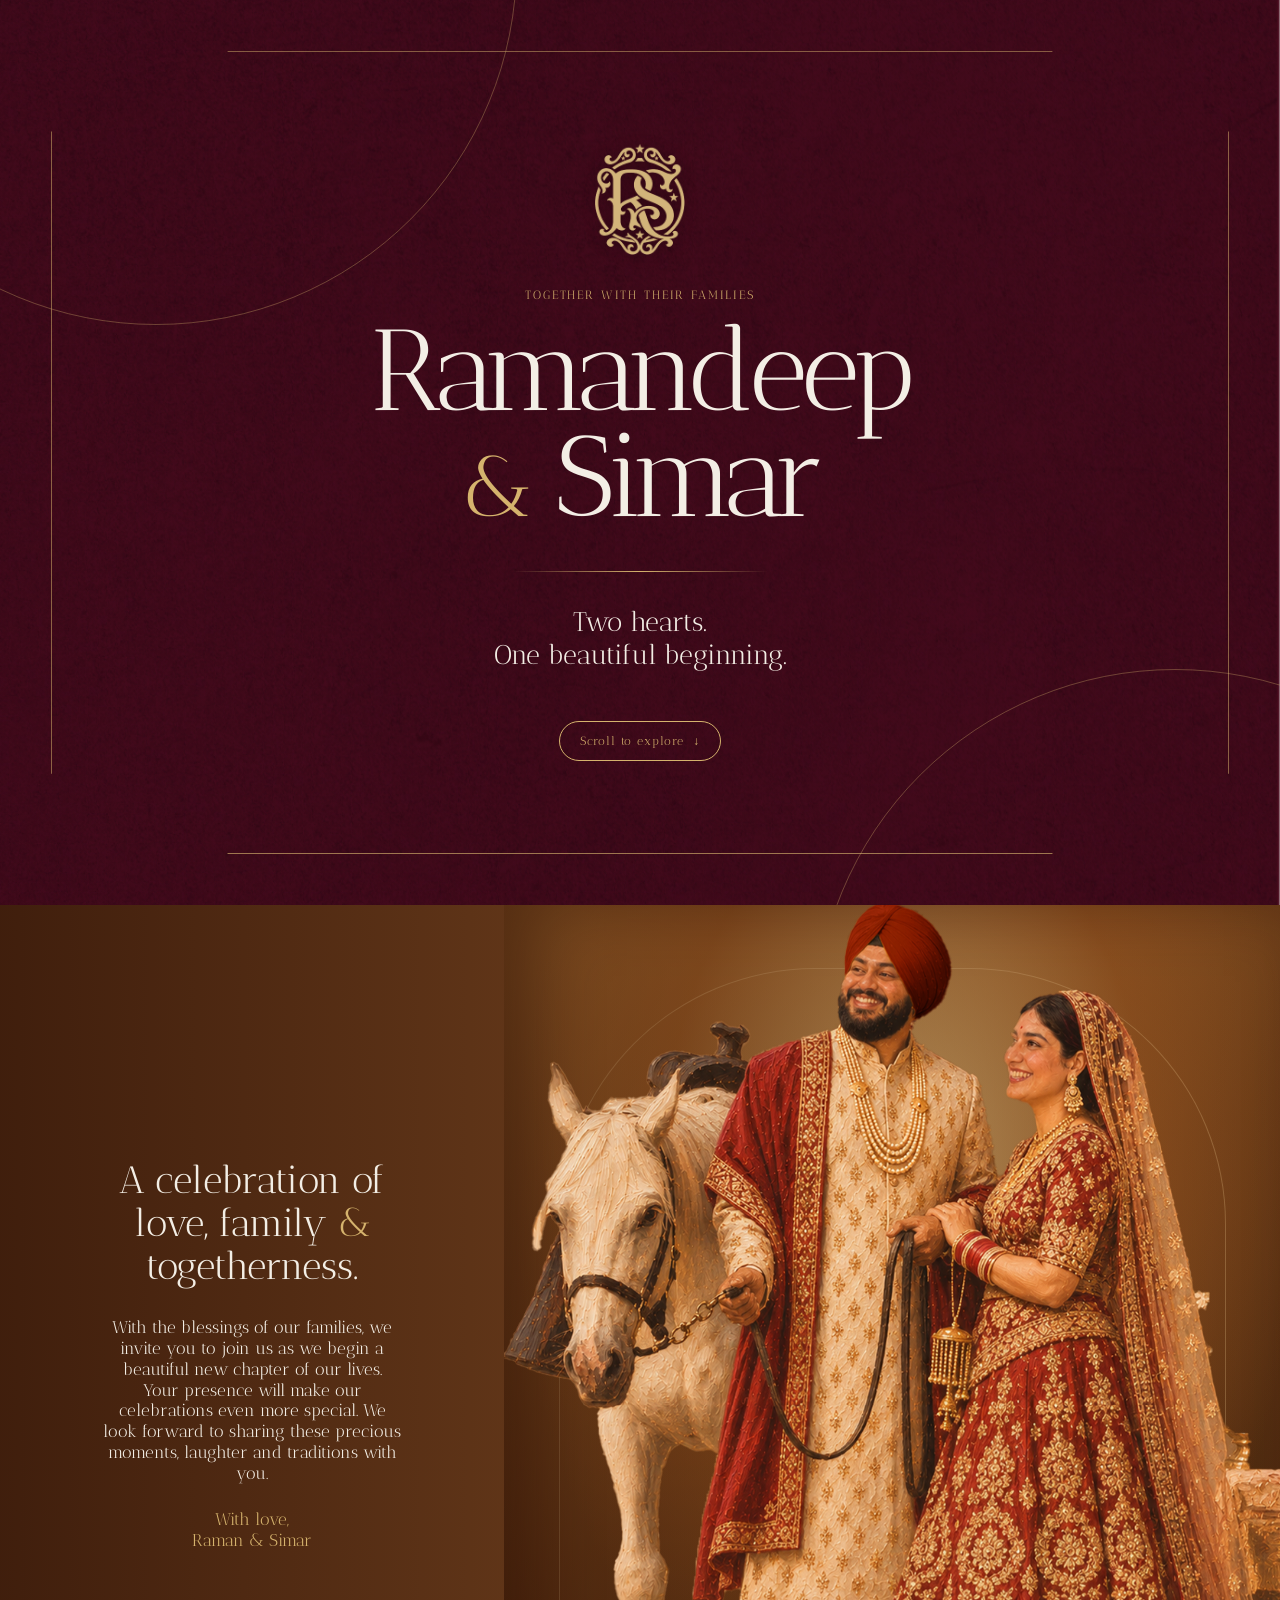
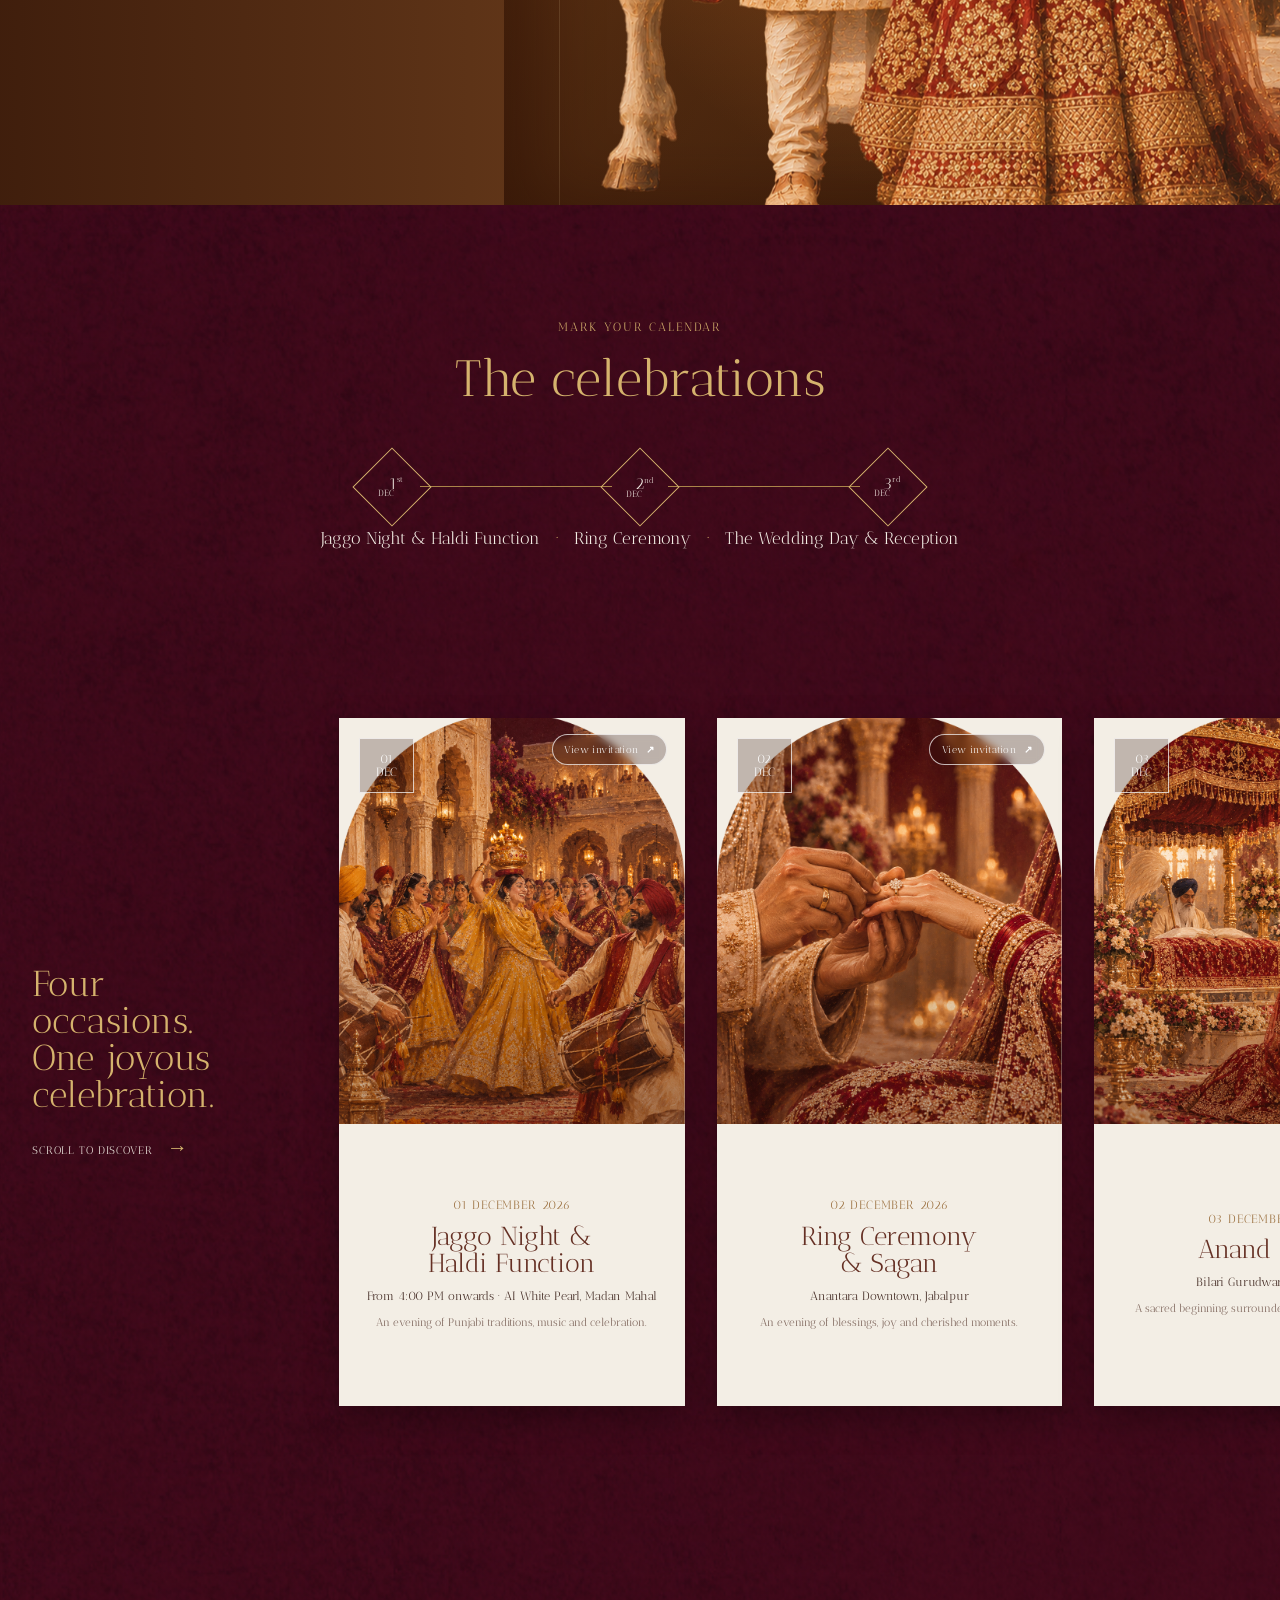
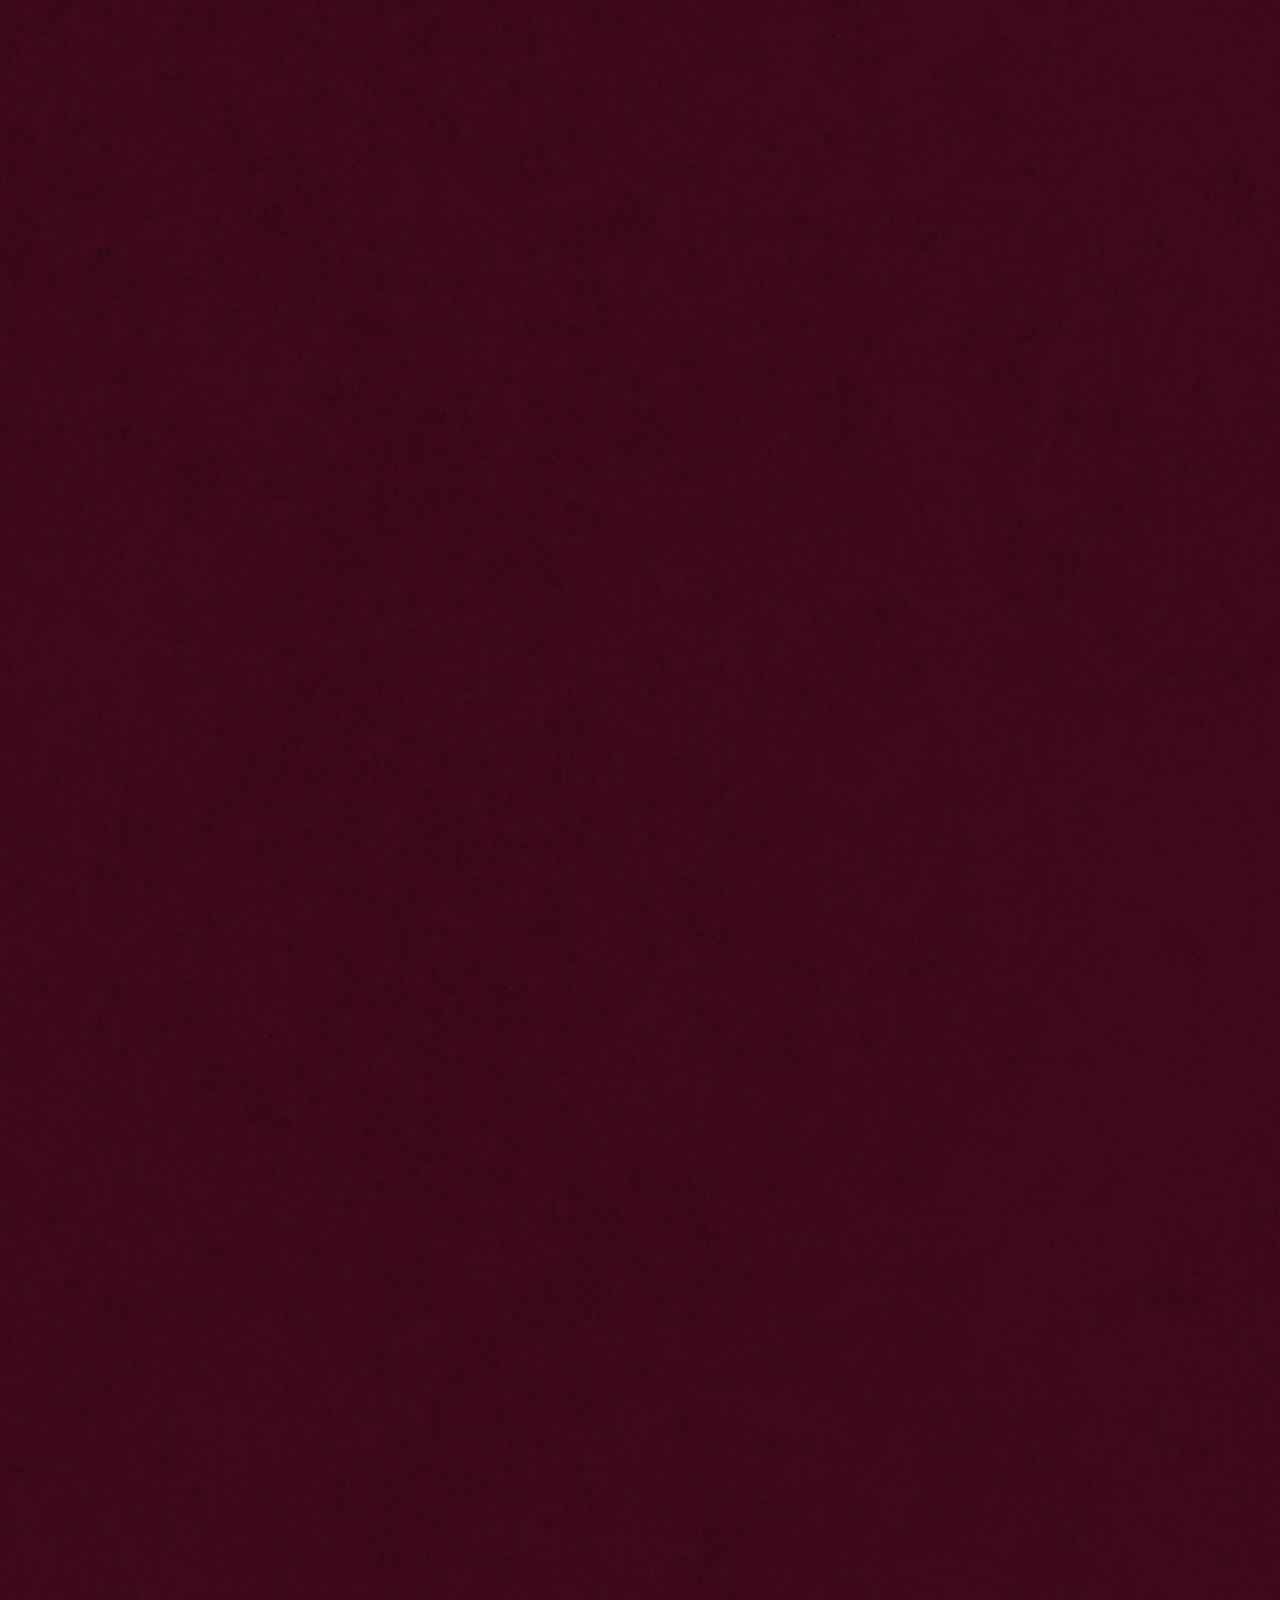
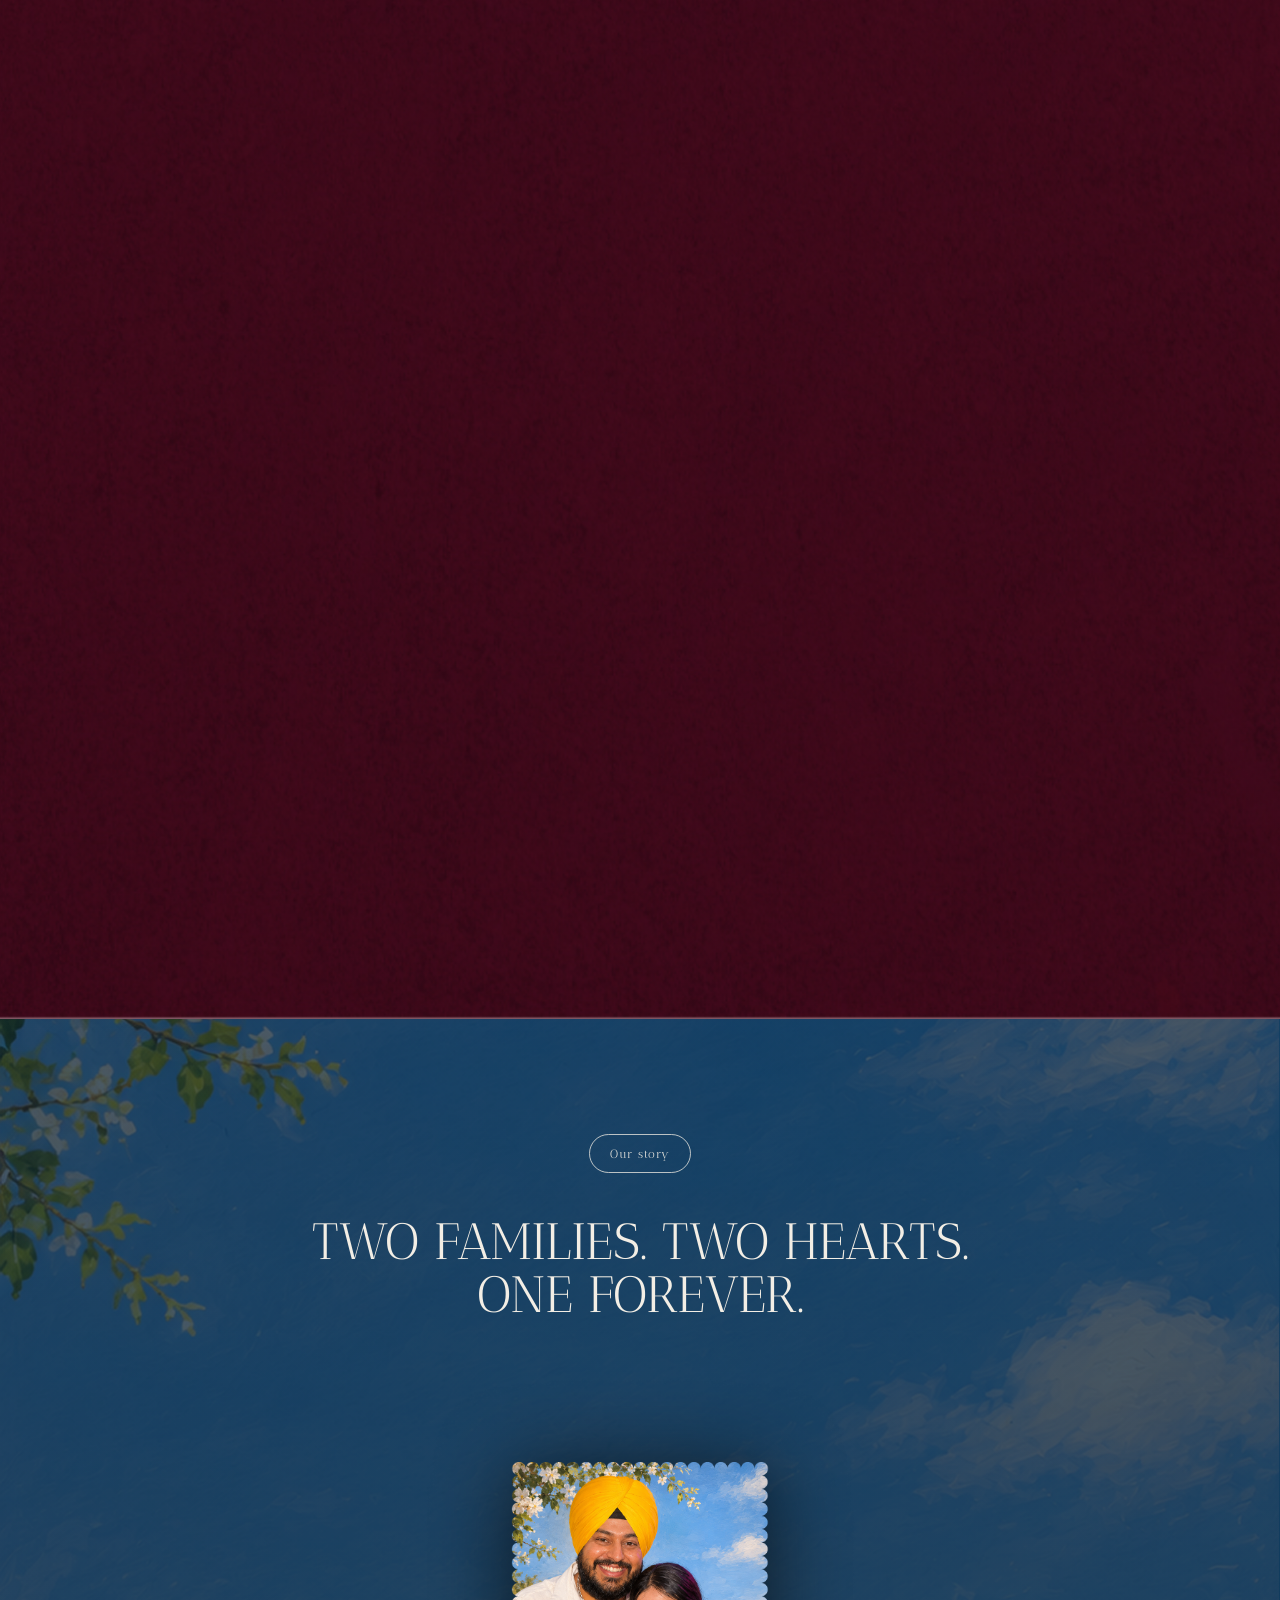
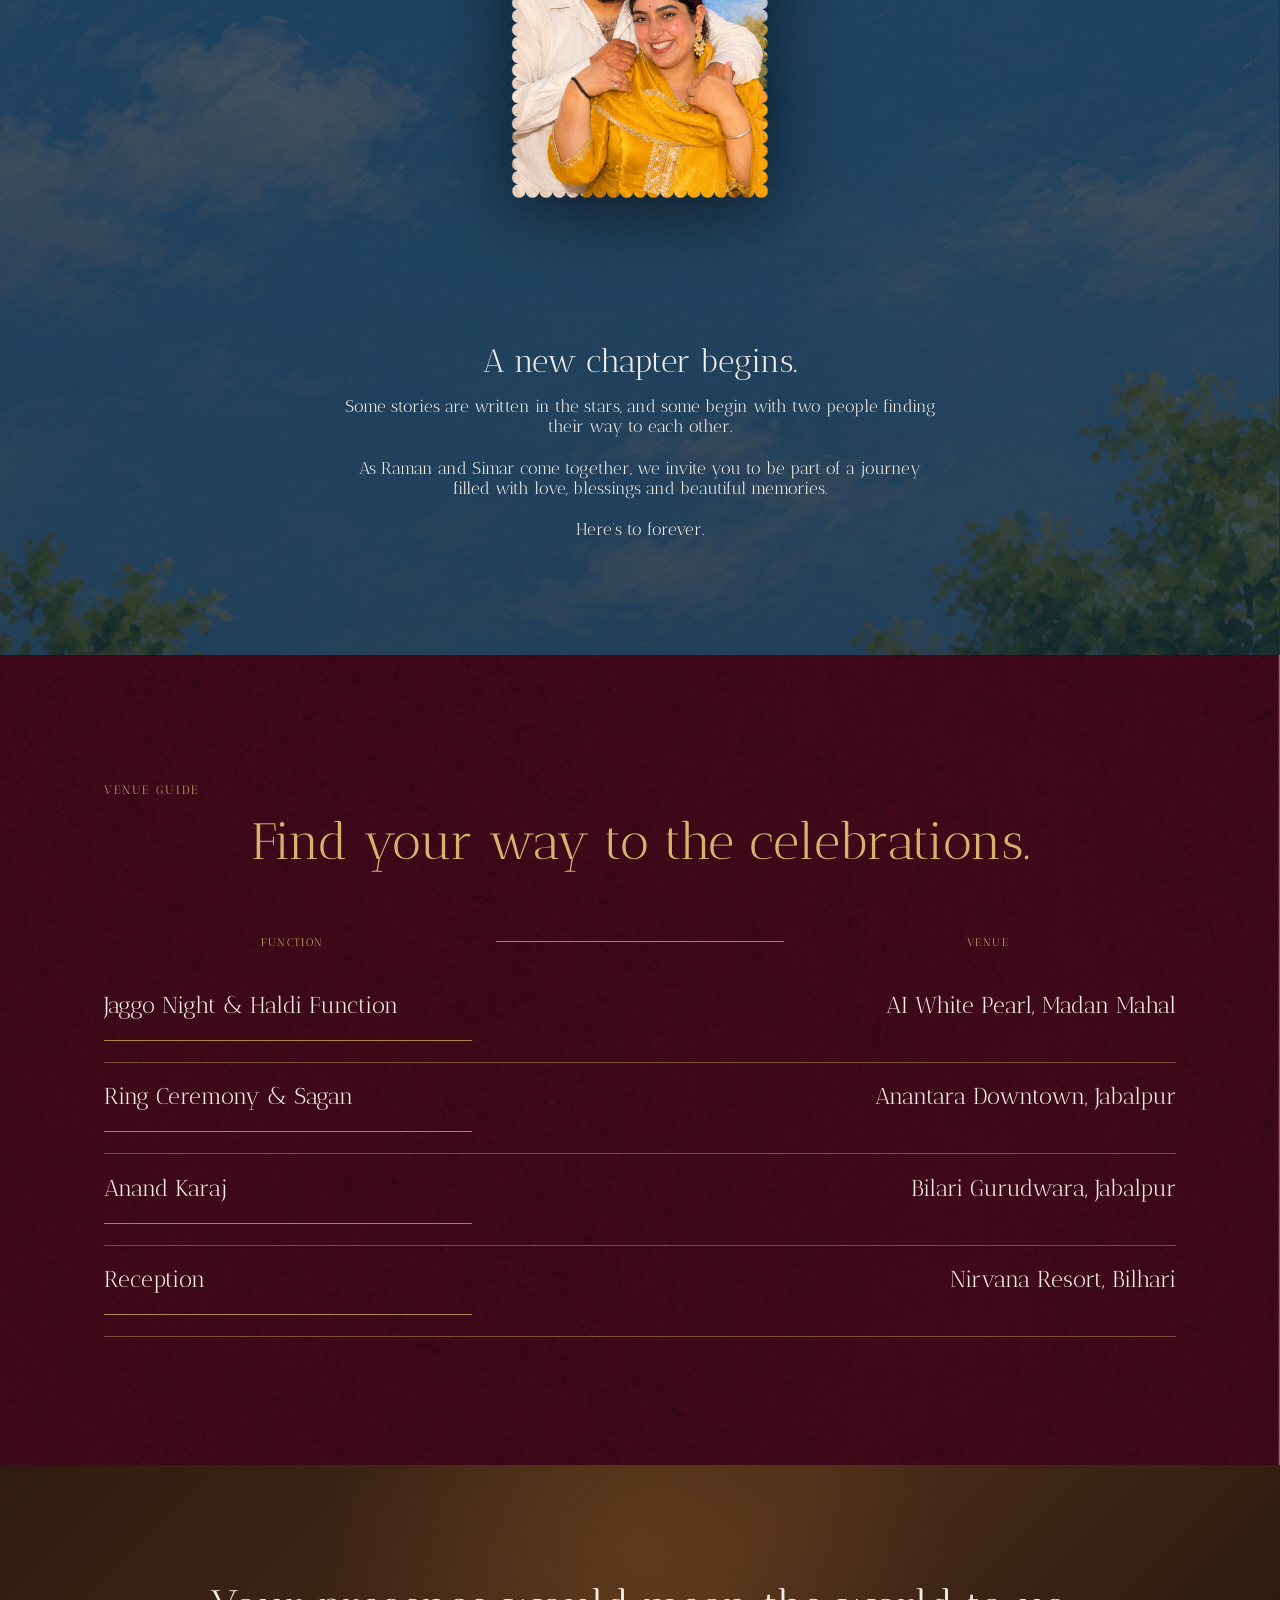
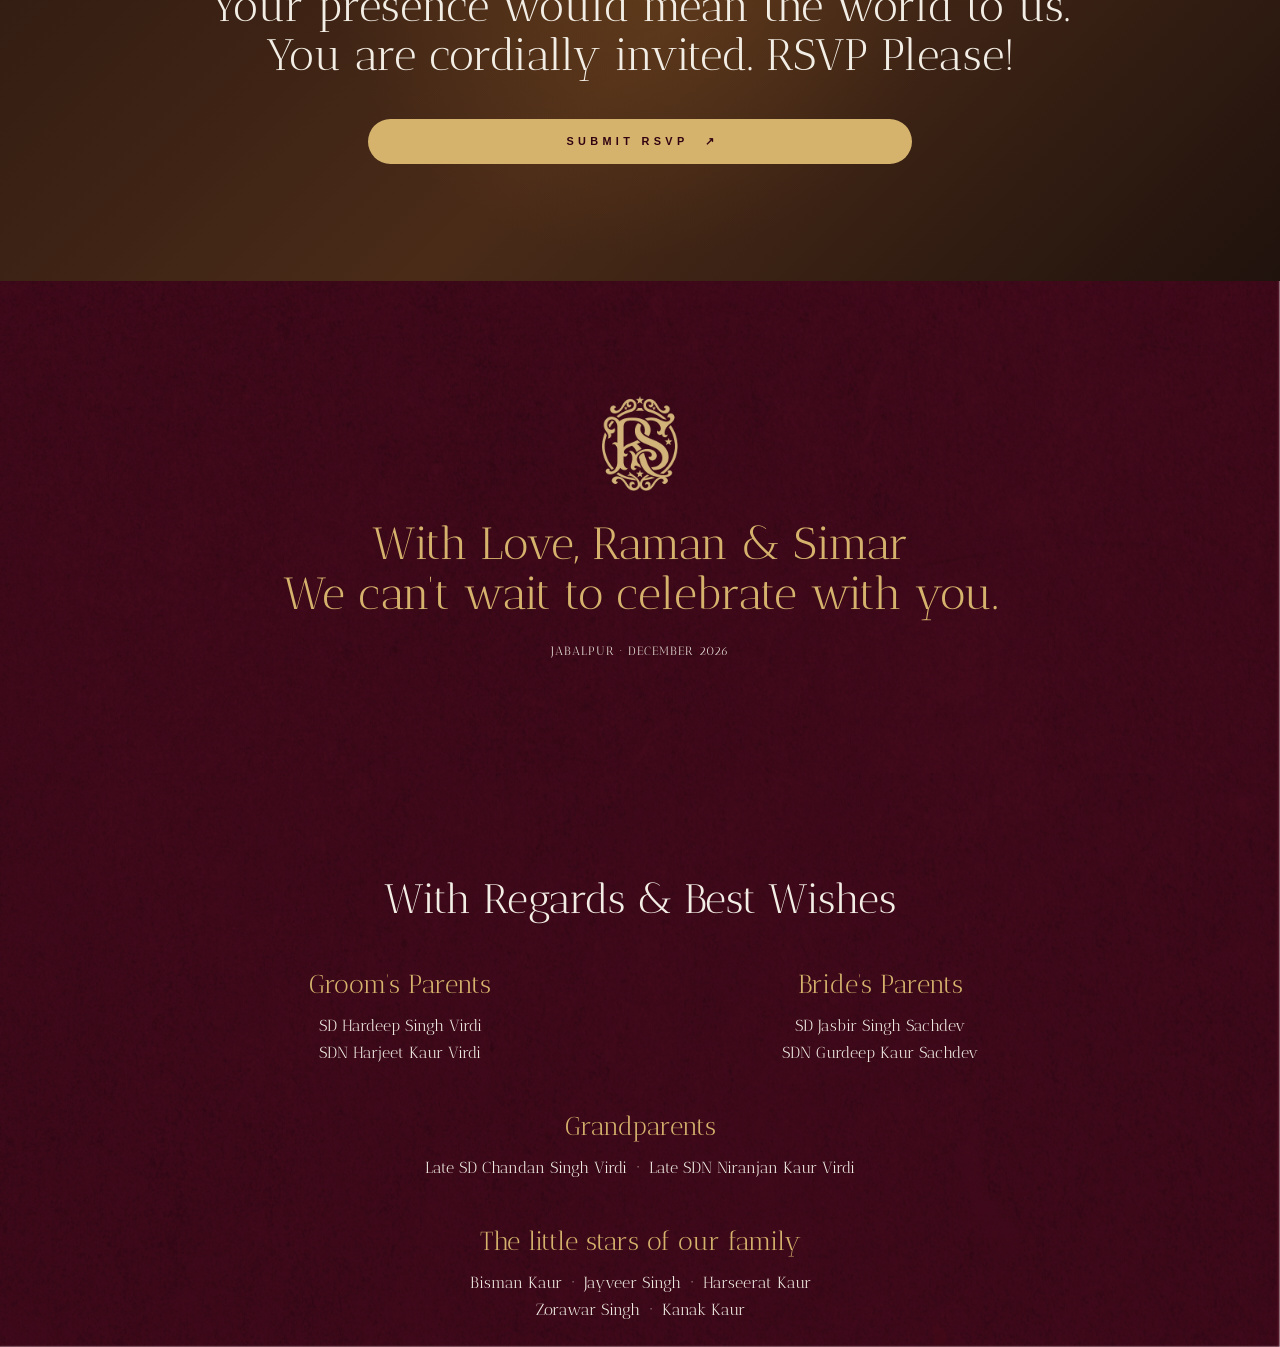
<file: index.html>
<!doctype html>
<html lang="en">
  <head>
    <meta charset="UTF-8" />
    <meta name="viewport" content="width=device-width, initial-scale=1.0" />
    <meta name="theme-color" content="#4c061c" />
    <meta name="description" content="The wedding celebrations of Ramandeep and Simar." />
    <title>Ramandeep &amp; Simar — December 2026</title>
    <link rel="stylesheet" href="styles.css" />
  </head>
  <body>
    <div class="page-loader" id="page-loader" aria-label="Loading invitation">
      <img src="rs-logo.png" alt="Ramandeep and Simar monogram" />
    </div>

    <main id="page-content" aria-hidden="true">
      <section class="hero section-shell" id="home">
        <div class="hero-frame" aria-hidden="true"></div>
        <div class="hero-content reveal is-visible">
          <img class="hero-mark" src="rs-logo.png" alt="" />
          <p class="eyebrow">Together with their families</p>
          <h1>Ramandeep<br /><span>&amp;</span> Simar</h1>
          <div class="rule"></div>
          <p class="hero-line">Two hearts.<br />One beautiful beginning.</p>
          <a class="scroll-cue" href="#welcome">Scroll to explore <span aria-hidden="true">↓</span></a>
        </div>
      </section>

      <section class="welcome parallax-section" id="welcome">
        <div class="welcome-copy reveal">
          <h2>A celebration of love, family <span>&amp;</span> togetherness.</h2>
          <p>
            With the blessings of our families, we invite you to join us as we
            begin a beautiful new chapter of our lives. Your presence will make
            our celebrations even more special. We look forward to sharing
            these precious moments, laughter and traditions with you.
          </p>
          <p class="signature">With love,<br />Raman &amp; Simar</p>
        </div>
        <div class="couple-window" aria-hidden="true">
          <img class="couple-parallax" src="bg_base_parallex.png" alt="" />
        </div>
      </section>

      <section class="celebrations section-shell" id="celebrations">
        <div class="celebrations-heading reveal">
          <p class="eyebrow">Mark your calendar</p>
          <h2>The celebrations</h2>
          <div class="event-rail" aria-hidden="true">
            <span><b>1<sup>st</sup></b><small>Dec</small></span>
            <i></i>
            <span><b>2<sup>nd</sup></b><small>Dec</small></span>
            <i></i>
            <span><b>3<sup>rd</sup></b><small>Dec</small></span>
          </div>
          <p class="event-rail-labels">Jaggo Night &amp; Haldi Function <em>·</em> Ring Ceremony <em>·</em> The Wedding Day &amp; Reception</p>
        </div>

        <div class="horizontal-scroll" id="horizontal-scroll">
          <div class="horizontal-sticky">
            <div class="cards-intro">
              <p>Four occasions.<br />One joyous celebration.</p>
              <span>Scroll to discover <b>→</b></span>
            </div>
            <div class="card-track" id="card-track">
              <a class="event-card" href="https://share.google/9q3fKpBlNQ7MOE7Qo" target="_blank" rel="noopener noreferrer">
                <div class="card-visual"><img src="function_1.png" alt="Jaggo Night and Haldi Function" /><span>01<br />Dec</span></div>
                <div class="event-copy"><p class="card-date">01 December 2026</p><h3>Jaggo Night &amp;<br />Haldi Function</h3><p>From 4:00 PM onwards · AI White Pearl, Madan Mahal</p><small>An evening of Punjabi traditions, music and celebration.</small></div>
                <span class="card-link">View invitation <b>↗</b></span>
              </a>
              <a class="event-card" href="https://share.google/mKDa5grw8xsFR871y" target="_blank" rel="noopener noreferrer">
                <div class="card-visual"><img src="function_2.png" alt="Ring Ceremony" /><span>02<br />Dec</span></div>
                <div class="event-copy"><p class="card-date">02 December 2026</p><h3>Ring Ceremony<br />&amp; Sagan</h3><p>Anantara Downtown, Jabalpur</p><small>An evening of blessings, joy and cherished moments.</small></div>
                <span class="card-link">View invitation <b>↗</b></span>
              </a>
              <a class="event-card" href="https://share.google/UpDWHdBKzhrwWNYpW" target="_blank" rel="noopener noreferrer">
                <div class="card-visual"><img src="function_3.png" alt="Anand Karaj" /><span>03<br />Dec</span></div>
                <div class="event-copy"><p class="card-date">03 December 2026</p><h3>Anand Karaj</h3><p>Bilari Gurudwara, Jabalpur</p><small>A sacred beginning, surrounded by love and blessings.</small></div>
                <span class="card-link">View invitation <b>↗</b></span>
              </a>
              <a class="event-card" href="https://share.google/lhevMjoCLMwQvIK3h" target="_blank" rel="noopener noreferrer">
                <div class="card-visual"><img src="function_4.png" alt="Wedding Reception" /><span>03<br />Dec</span></div>
                <div class="event-copy"><p class="card-date">03 December 2026</p><h3>Wedding Day<br />&amp; Reception</h3><p>Nirvana Resort, Bilhari</p><small>Join us for an evening of warmth, laughter and love.</small></div>
                <span class="card-link">View invitation <b>↗</b></span>
              </a>
            </div>
          </div>
        </div>
      </section>

      <section class="story" id="our-story">
        <img class="story-background" src="couple_bg.png" alt="" />
        <div class="story-content reveal">
          <a class="section-pill" href="#our-story">Our story</a>
          <h2>Two families. Two hearts.<br />One forever.</h2>
          <img class="story-couple" src="couple_content_photo.png" alt="Ramandeep and Simar" />
          <h3>A new chapter begins.</h3>
          <p>
            Some stories are written in the stars, and some begin with two
            people finding their way to each other.<br /><br />As Raman and
            Simar come together, we invite you to be part of a journey filled
            with love, blessings and beautiful memories.<br /><br />Here’s to forever.
          </p>
        </div>
      </section>

      <section class="details section-shell" id="details">
        <div class="details-inner reveal">
          <p class="eyebrow">Venue guide</p>
          <h2>Find your way to the celebrations.</h2>
          <div class="details-head" aria-hidden="true"><span>Function</span><i></i><span>Venue</span></div>
          <dl class="venue-list">
            <div><dt>Jaggo Night &amp; Haldi Function</dt><dd>AI White Pearl, Madan Mahal</dd></div>
            <div><dt>Ring Ceremony &amp; Sagan</dt><dd>Anantara Downtown, Jabalpur</dd></div>
            <div><dt>Anand Karaj</dt><dd>Bilari Gurudwara, Jabalpur</dd></div>
            <div><dt>Reception</dt><dd>Nirvana Resort, Bilhari</dd></div>
          </dl>
        </div>
      </section>

      <section class="rsvp reveal" id="rsvp">
        <div class="rsvp-inner">
          <p>Your presence would mean the world to us.<br />You are cordially invited. RSVP Please!</p>
          <a class="rsvp-button" href="https://wa.link/q4ygij" target="_blank" rel="noopener noreferrer">Submit RSVP <span>↗</span></a>
        </div>
      </section>

      <section class="closing section-shell">
        <div class="closing-inner reveal">
          <img src="rs-logo.png" alt="" class="closing-mark" />
          <h2>With Love, Raman &amp; Simar<br />We can’t wait to celebrate with you.</h2>
          <p>Jabalpur · December 2026</p>
        </div>
      </section>

      <footer class="family section-shell">
        <div class="family-inner reveal">
          <h2>With Regards &amp; Best Wishes</h2>
          <div class="parents">
            <div><h3>Groom’s Parents</h3><p>SD Hardeep Singh Virdi<br />SDN Harjeet Kaur Virdi</p></div>
            <div><h3>Bride’s Parents</h3><p>SD Jasbir Singh Sachdev<br />SDN Gurdeep Kaur Sachdev</p></div>
          </div>
          <div class="grandparents"><h3>Grandparents</h3><p>Late SD Chandan Singh Virdi &nbsp;·&nbsp; Late SDN Niranjan Kaur Virdi</p></div>
          <div class="stars"><h3>The little stars of our family</h3><p>Bisman Kaur &nbsp;·&nbsp; Jayveer Singh &nbsp;·&nbsp; Harseerat Kaur<br />Zorawar Singh &nbsp;·&nbsp; Kanak Kaur</p></div>
        </div>
      </footer>
    </main>

    <script src="script.js"></script>
  </body>
</html>
</file>
<file: styles.css>
@font-face {
  font-family: "Antic Didone";
  src: url("Font/AnticDidone-Regular.ttf") format("truetype");
  font-display: swap;
}

:root {
  --wine: #4a061b;
  --wine-deep: #310311;
  --wine-soft: #650a27;
  --gold: #d5b36d;
  --gold-muted: #aa8549;
  --cream: #f3eee5;
  --ink: #361d16;
  --blue: #174c76;
  --display: "Antic Didone", "Iowan Old Style", Baskerville, Georgia, serif;
}

* { box-sizing: border-box; }
html { scroll-behavior: smooth; background: var(--wine-deep); }
body { margin: 0; color: var(--cream); background: var(--wine); font-family: var(--display); overflow-x: hidden; }
body.is-loading { overflow: hidden; }
img { display: block; max-width: 100%; }
a { color: inherit; text-decoration: none; }
button, a { -webkit-tap-highlight-color: transparent; }

.section-shell { background-image: linear-gradient(rgba(58, 2, 20, .22), rgba(58, 2, 20, .22)), url("base_bg.jpg"); background-size: cover; background-position: center; }
.eyebrow { margin: 0 0 1rem; color: var(--gold); letter-spacing: .16em; text-transform: uppercase; font-size: .72rem; }
.rule { width: min(16rem, 56vw); height: 1px; margin: 2.1rem auto; background: linear-gradient(90deg, transparent, var(--gold), transparent); }

/* Intro */
.page-loader { position: fixed; z-index: 20; inset: 0; display: grid; place-items: center; background: var(--wine-deep) url("base_bg.jpg") center/cover; animation: curtain 3s ease-in-out forwards; }
.page-loader::after { content: ""; position: absolute; inset: 1.6rem; border: 1px solid rgba(213,179,109,.35); pointer-events: none; }
.page-loader img { position: relative; z-index: 1; width: clamp(5.5rem, 12vw, 8.5rem); animation: markPulse 3s ease-in-out both; }
@keyframes curtain { 0%, 86% { opacity: 1; visibility: visible; } 100% { opacity: 0; visibility: hidden; } }
@keyframes markPulse { 0% { opacity: 0; transform: scale(.82); } 22%, 69% { opacity: 1; transform: scale(1); } 100% { opacity: 0; transform: scale(1.07); } }

/* Hero */
.hero { position: relative; min-height: 100svh; display: grid; place-items: center; padding: 7rem 2rem; overflow: hidden; }
.hero::before, .hero::after { content: ""; position: absolute; width: min(60vw, 45rem); height: min(60vw, 45rem); border: 1px solid rgba(213,179,109,.34); border-radius: 50%; pointer-events: none; }
.hero::before { top: -31vw; left: -16vw; }
.hero::after { right: -20vw; bottom: -38vw; }
.hero-frame { position: absolute; inset: clamp(1rem, 4vw, 4rem); border: 1px solid rgba(213,179,109,.65); clip-path: polygon(0 10%, 11% 10%, 15% 0, 85% 0, 89% 10%, 100% 10%, 100% 90%, 89% 90%, 85% 100%, 15% 100%, 11% 90%, 0 90%); }
.hero-content { position: relative; z-index: 1; width: min(100%, 47rem); padding: 2rem 1rem; text-align: center; }
.hero-mark { width: clamp(4rem, 7vw, 5.6rem); margin: 0 auto 2.1rem; filter: drop-shadow(0 .1rem .4rem rgba(0,0,0,.3)); }
.hero h1 { margin: 0; font-size: clamp(3.8rem, 9vw, 8.5rem); font-weight: 400; line-height: .92; letter-spacing: -.055em; }
.hero h1 span { display: inline-block; margin: .15em 0; color: var(--gold); font-size: .7em; }
.hero-line { margin: 0; font-size: clamp(1.1rem, 2.1vw, 1.75rem); line-height: 1.25; }
.scroll-cue, .section-pill { display: inline-flex; align-items: center; gap: .6rem; margin-top: 3rem; padding: .72rem 1.25rem; border: 1px solid var(--gold); border-radius: 99px; color: var(--gold); letter-spacing: .07em; font-size: .74rem; transition: background .3s, color .3s, transform .3s; }
.scroll-cue:hover, .section-pill:hover { color: var(--wine); background: var(--gold); transform: translateY(-2px); }

/* The couple / parallax image */
.welcome { position: relative; display: grid; grid-template-columns: minmax(20rem, .78fr) minmax(25rem, 1.2fr); min-height: 100vh; overflow: hidden; background: #8d5528; }
.welcome::before { content: ""; position: absolute; z-index: 1; inset: 0; background: linear-gradient(90deg, rgba(31,7,1,.7) 0%, rgba(31,7,1,.36) 47%, rgba(31,7,1,.1) 100%); pointer-events: none; }
.welcome-copy { position: relative; z-index: 2; align-self: center; padding: clamp(4rem, 10vw, 9rem) clamp(1.5rem, 8vw, 8rem); text-align: center; }
.welcome h2, .celebrations h2, .details h2, .closing h2, .family h2 { margin: 0; font-weight: 400; line-height: 1.12; }
.welcome h2 { font-size: clamp(1.8rem, 3vw, 3.3rem); }
.welcome h2 span { color: var(--gold); }
.welcome p { margin: 1.8rem auto 0; max-width: 31rem; font-size: clamp(.95rem, 1.3vw, 1.2rem); line-height: 1.25; }
.welcome .signature { margin-top: 1.6rem; color: var(--gold); }
.couple-window { position: relative; min-height: 100vh; overflow: hidden; background: radial-gradient(ellipse at 52% 30%, rgba(238, 199, 128, .86) 0%, rgba(174, 99, 38, .54) 43%, transparent 69%), linear-gradient(145deg, #b27332 0%, #704019 50%, #3e200b 100%); }
.couple-window::before { content: ""; position: absolute; inset: 7% 7% 0; border: 1px solid rgba(255, 218, 156, .4); border-bottom: 0; border-radius: 16rem 16rem 0 0; opacity: .7; }
.couple-window::after { content: ""; position: absolute; inset: 0; box-shadow: inset 2rem 0 4rem rgba(40,9,0,.4); pointer-events: none; }
.couple-parallax { position: absolute; z-index: 1; top: -3%; left: -5%; width: 110%; height: 110%; max-width: none; object-fit: contain; object-position: center bottom; will-change: transform; transform: translate3d(0, 0, 0) scale(1.03); }

/* Celebrations */
.celebrations { padding-top: clamp(5rem, 9vw, 9rem); overflow: clip; }
.celebrations-heading { width: min(92%, 74rem); margin: 0 auto; text-align: center; }
.celebrations h2 { color: var(--gold); font-size: clamp(2.2rem, 4vw, 4.2rem); }
.event-rail { display: flex; align-items: center; justify-content: center; margin: 3.2rem auto .8rem; max-width: 47rem; }
.event-rail span { position: relative; display: grid; width: 3.5rem; height: 3.5rem; place-content: center; border: 1px solid var(--gold); color: var(--cream); transform: rotate(45deg); }
.event-rail b, .event-rail small { display: block; transform: rotate(-45deg); line-height: .95; }
.event-rail b { font-size: 1rem; font-weight: 400; }
.event-rail sup { font-size: .5em; }
.event-rail small { margin-top: .15rem; font-size: .55rem; text-transform: uppercase; }
.event-rail i { width: min(17vw, 12rem); height: 1px; background: var(--gold-muted); }
.event-rail-labels { margin: 0 auto; color: var(--cream); font-size: clamp(.8rem, 1.3vw, 1.1rem); }
.event-rail-labels em { margin: 0 .7rem; color: var(--gold); font-style: normal; }

.horizontal-scroll { position: relative; height: 150vh; margin-top: 4rem; }
.horizontal-sticky { position: sticky; top: 0; display: flex; align-items: center; gap: clamp(1.5rem, 5vw, 6rem); height: 100vh; padding: 2rem 0 2rem max(2rem, calc((100vw - 82rem) / 2)); overflow: hidden; }
.cards-intro { flex: 0 0 clamp(14rem, 19vw, 19rem); color: var(--gold); }
.cards-intro p { margin: 0 0 1.25rem; font-size: clamp(1.7rem, 2.8vw, 3.1rem); line-height: 1.04; }
.cards-intro span { color: var(--cream); letter-spacing: .08em; text-transform: uppercase; font-size: .68rem; }
.cards-intro b { margin-left: .65rem; color: var(--gold); font-size: 1.3rem; }
.card-track { display: flex; flex: 0 0 auto; gap: clamp(1rem, 2.5vw, 2.5rem); will-change: transform; }
.event-card { position: relative; display: flex; flex: 0 0 clamp(18rem, 27vw, 25rem); flex-direction: column; overflow: hidden; min-height: clamp(29rem, 78vh, 43rem); background: var(--cream); color: var(--ink); box-shadow: 0 .8rem 2rem rgba(0,0,0,.28); transition: transform .4s ease, box-shadow .4s ease; }
.event-card:hover { transform: translateY(-.5rem); box-shadow: 0 1.3rem 3rem rgba(0,0,0,.35); }
.card-visual { position: relative; height: 59%; overflow: hidden; }
.card-visual::after { content: ""; position: absolute; inset: 0; background: linear-gradient(180deg, transparent 52%, rgba(44,12,4,.33)); pointer-events: none; }
.card-visual img { width: 100%; height: 100%; object-fit: cover; object-position: center; transition: transform .7s ease; }
.event-card:hover .card-visual img { transform: scale(1.045); }
.card-visual span { position: absolute; z-index: 1; top: 1.25rem; left: 1.25rem; display: grid; width: 3.45rem; height: 3.45rem; place-content: center; border: 1px solid rgba(255,255,255,.72); color: #fff; background: rgba(37,7,4,.24); font-size: .78rem; line-height: 1.02; text-align: center; text-transform: uppercase; }
.event-card .event-copy { display: flex; height: 41%; flex-direction: column; align-items: center; justify-content: center; padding: 1.2rem 1.35rem 1.35rem; text-align: center; }
.event-copy .card-date { margin: 0 0 .65rem; color: #966936; font-size: .72rem; letter-spacing: .07em; text-transform: uppercase; }
.event-copy h3 { margin: 0; color: #653024; font-size: clamp(1.35rem, 2vw, 1.75rem); font-weight: 400; line-height: 1.08; }
.event-copy > p:not(.card-date) { margin: .65rem 0 0; font-size: .78rem; line-height: 1.25; }
.event-copy small { display: block; margin-top: .8rem; color: #745a50; font-size: .67rem; line-height: 1.18; }
.card-link { position: absolute; right: 1.1rem; top: 1rem; padding: .5rem .72rem; border: 1px solid rgba(255,255,255,.7); color: #fff; background: rgba(34,5,5,.26); backdrop-filter: blur(.25rem); border-radius: 99px; font-size: .65rem; letter-spacing: .04em; }
.card-link b { margin-left: .25rem; }

/* Story section */
.story { position: relative; display: grid; min-height: 100vh; place-items: center; overflow: hidden; isolation: isolate; background: var(--blue); }
.story::after { content: ""; position: absolute; z-index: -1; inset: 0; background: linear-gradient(180deg, rgba(3,26,46,.08), rgba(3,26,46,.3)); }
.story-background { position: absolute; z-index: -2; inset: 0; width: 100%; height: 100%; object-fit: cover; }
.story-content { width: min(92%, 50rem); padding: clamp(5rem, 9vw, 8rem) 1rem; text-align: center; }
.story .section-pill { margin: 0 0 2.6rem; color: var(--cream); border-color: rgba(243,238,229,.75); }
.story .section-pill:hover { color: var(--blue); background: var(--cream); }
.story h2 { margin: 0 0 3rem; font-size: clamp(2rem, 4vw, 4rem); font-weight: 400; line-height: 1.04; text-transform: uppercase; }
.story-couple { width: min(78vw, 28rem); margin: 0 auto 2.8rem; filter: drop-shadow(0 1rem 1.4rem rgba(0,0,0,.2)); }
.story h3 { margin: 0; font-weight: 400; font-size: clamp(1.6rem, 2.5vw, 2.5rem); }
.story p { max-width: 37rem; margin: 1rem auto 0; font-size: clamp(.9rem, 1.3vw, 1.15rem); line-height: 1.24; }

/* Details, RSVP and closing */
.details { padding: clamp(5rem, 10vw, 10rem) 1.25rem; }
.details-inner { width: min(100%, 67rem); margin: 0 auto; }
.details h2 { color: var(--gold); font-size: clamp(2rem, 4vw, 3.6rem); text-align: center; }
.details-head { display: grid; grid-template-columns: 1fr auto 1fr; align-items: center; gap: 1rem; margin: 4rem 0 1.4rem; color: var(--gold); font-size: .7rem; letter-spacing: .12em; text-align: center; text-transform: uppercase; }
.details-head i { width: min(30vw, 18rem); height: 1px; background: var(--gold-muted); }
.venue-list { margin: 0; }
.venue-list div { display: grid; grid-template-columns: 1fr minmax(3rem, .8fr) 1fr; gap: 1.3rem; align-items: center; padding: 1.3rem 0; border-bottom: 1px solid rgba(213,179,109,.4); }
.venue-list div::after { content: ""; height: 1px; background: var(--gold-muted); }
.venue-list dt, .venue-list dd { margin: 0; font-size: clamp(1rem, 1.8vw, 1.55rem); line-height: 1.18; }
.venue-list dd { grid-column: 3; text-align: right; }
.rsvp { position: relative; display: grid; min-height: 26rem; place-items: center; padding: 4rem 1.5rem; background: radial-gradient(circle at 50% 20%, rgba(141, 91, 35, .35), transparent 43%), linear-gradient(135deg, #2f1a11, #4a2b18 49%, #20120d); }
.rsvp-inner { width: min(100%, 54rem); text-align: center; }
.rsvp p { margin: 0; font-size: clamp(1.8rem, 3.4vw, 3.4rem); line-height: 1.12; }
.rsvp-button { display: flex; width: min(100%, 34rem); justify-content: center; gap: 1rem; margin: 2.5rem auto 0; padding: 1rem 1.5rem; border-radius: 99px; background: var(--gold); color: var(--wine-deep); font-family: Arial, sans-serif; font-size: .68rem; font-weight: 700; letter-spacing: .4em; text-transform: uppercase; transition: transform .3s, box-shadow .3s; }
.rsvp-button:hover { transform: translateY(-.2rem); box-shadow: 0 .6rem 1.3rem rgba(0,0,0,.3); }
.rsvp-button span { letter-spacing: 0; }
.closing { padding: clamp(5rem, 9vw, 8rem) 1.5rem; text-align: center; }
.closing-inner { width: min(100%, 55rem); margin: 0 auto; }
.closing-mark { width: clamp(4rem, 6vw, 5.5rem); margin: 0 auto 1.7rem; }
.closing h2 { color: var(--gold); font-size: clamp(2rem, 3.5vw, 3.7rem); }
.closing p { margin: 1.5rem 0 0; color: var(--cream); letter-spacing: .08em; text-transform: uppercase; font-size: .78rem; }
.family { padding: clamp(4rem, 8vw, 7rem) 1.5rem 1.5rem; text-align: center; background-position: bottom; }
.family-inner { width: min(100%, 58rem); margin: auto; }
.family h2 { font-size: clamp(1.9rem, 3.2vw, 3.2rem); }
.parents { display: grid; grid-template-columns: repeat(2, 1fr); gap: 2rem; margin: 3rem 0 2.5rem; }
.family h3 { margin: 0 0 .8rem; color: var(--gold); font-size: clamp(1.3rem, 2vw, 1.8rem); font-weight: 400; }
.family p { margin: 0; font-size: clamp(.9rem, 1.25vw, 1.1rem); line-height: 1.7; }
.grandparents, .stars { margin-top: 2.8rem; }

/* Scroll reveal */
.reveal { opacity: 0; transform: translateY(2.5rem); transition: opacity .85s cubic-bezier(.2,.65,.2,1), transform .85s cubic-bezier(.2,.65,.2,1); }
.reveal.is-visible { opacity: 1; transform: translateY(0); }

@media (max-width: 899px) {
  .hero { min-height: 100svh; padding-inline: 1.2rem; }
  .hero-frame { inset: .75rem; }
  .hero::before { top: -16rem; left: -10rem; width: 30rem; height: 30rem; }
  .hero::after { right: -10rem; bottom: -17rem; width: 27rem; height: 27rem; }
  .welcome { display: block; min-height: 0; }
  .welcome::before { background: linear-gradient(180deg, rgba(31,7,1,.68) 0%, rgba(31,7,1,.5) 30%, rgba(31,7,1,.12) 58%); }
  .welcome-copy { min-height: 31rem; padding: 5rem 1.6rem 3rem; }
  .couple-window { min-height: 39rem; height: 118vw; background: radial-gradient(ellipse at 47% 25%, rgba(255, 207, 124, .78), rgba(180, 99, 36, .46) 44%, transparent 70%), linear-gradient(165deg, #bb7835, #6b3814 58%, #381a08); }
  .couple-window::after { box-shadow: inset 0 3rem 3rem rgba(40,9,0,.25); }
  .couple-parallax { top: -1%; left: -8%; width: 116%; height: 112%; object-position: center bottom; }
  .event-rail { margin-top: 2.7rem; transform: scale(.85); }
  .event-rail-labels { max-width: 28rem; line-height: 1.6; }
  .horizontal-scroll { height: auto; margin-top: 2rem; }
  .horizontal-sticky { position: static; display: block; height: auto; padding: 1.5rem 0 4.5rem; overflow: visible; }
  .cards-intro { padding: 1rem 1.5rem 2rem; }
  .cards-intro p { font-size: 2rem; }
  .cards-intro span { display: none; }
  .card-track { gap: 1rem; overflow: auto; padding: .5rem 1.5rem 2rem; scroll-snap-type: x mandatory; scrollbar-width: none; }
  .card-track::-webkit-scrollbar { display: none; }
  .event-card { flex-basis: min(78vw, 23rem); min-height: 35rem; scroll-snap-align: start; }
  .details { padding-inline: 1.5rem; }
  .venue-list div { grid-template-columns: 1fr; gap: .55rem; padding: 1.5rem 0; }
  .venue-list div::after { display: none; }
  .venue-list dd { grid-column: auto; text-align: left; color: var(--gold); }
  .parents { grid-template-columns: 1fr; gap: 2.1rem; }
  .grandparents, .stars { margin-top: 2.4rem; }
}

@media (max-width: 420px) {
  .hero h1 { font-size: 3.55rem; }
  .event-rail { transform: scale(.73); margin-left: -2rem; margin-right: -2rem; }
  .event-rail-labels em { margin: 0 .25rem; }
  .rsvp-button { letter-spacing: .25em; }
}

@media (prefers-reduced-motion: reduce) {
  *, *::before, *::after { scroll-behavior: auto !important; animation-duration: .01ms !important; animation-iteration-count: 1 !important; transition-duration: .01ms !important; }
  .page-loader { display: none; }
  .reveal { opacity: 1; transform: none; }
}
</file>
